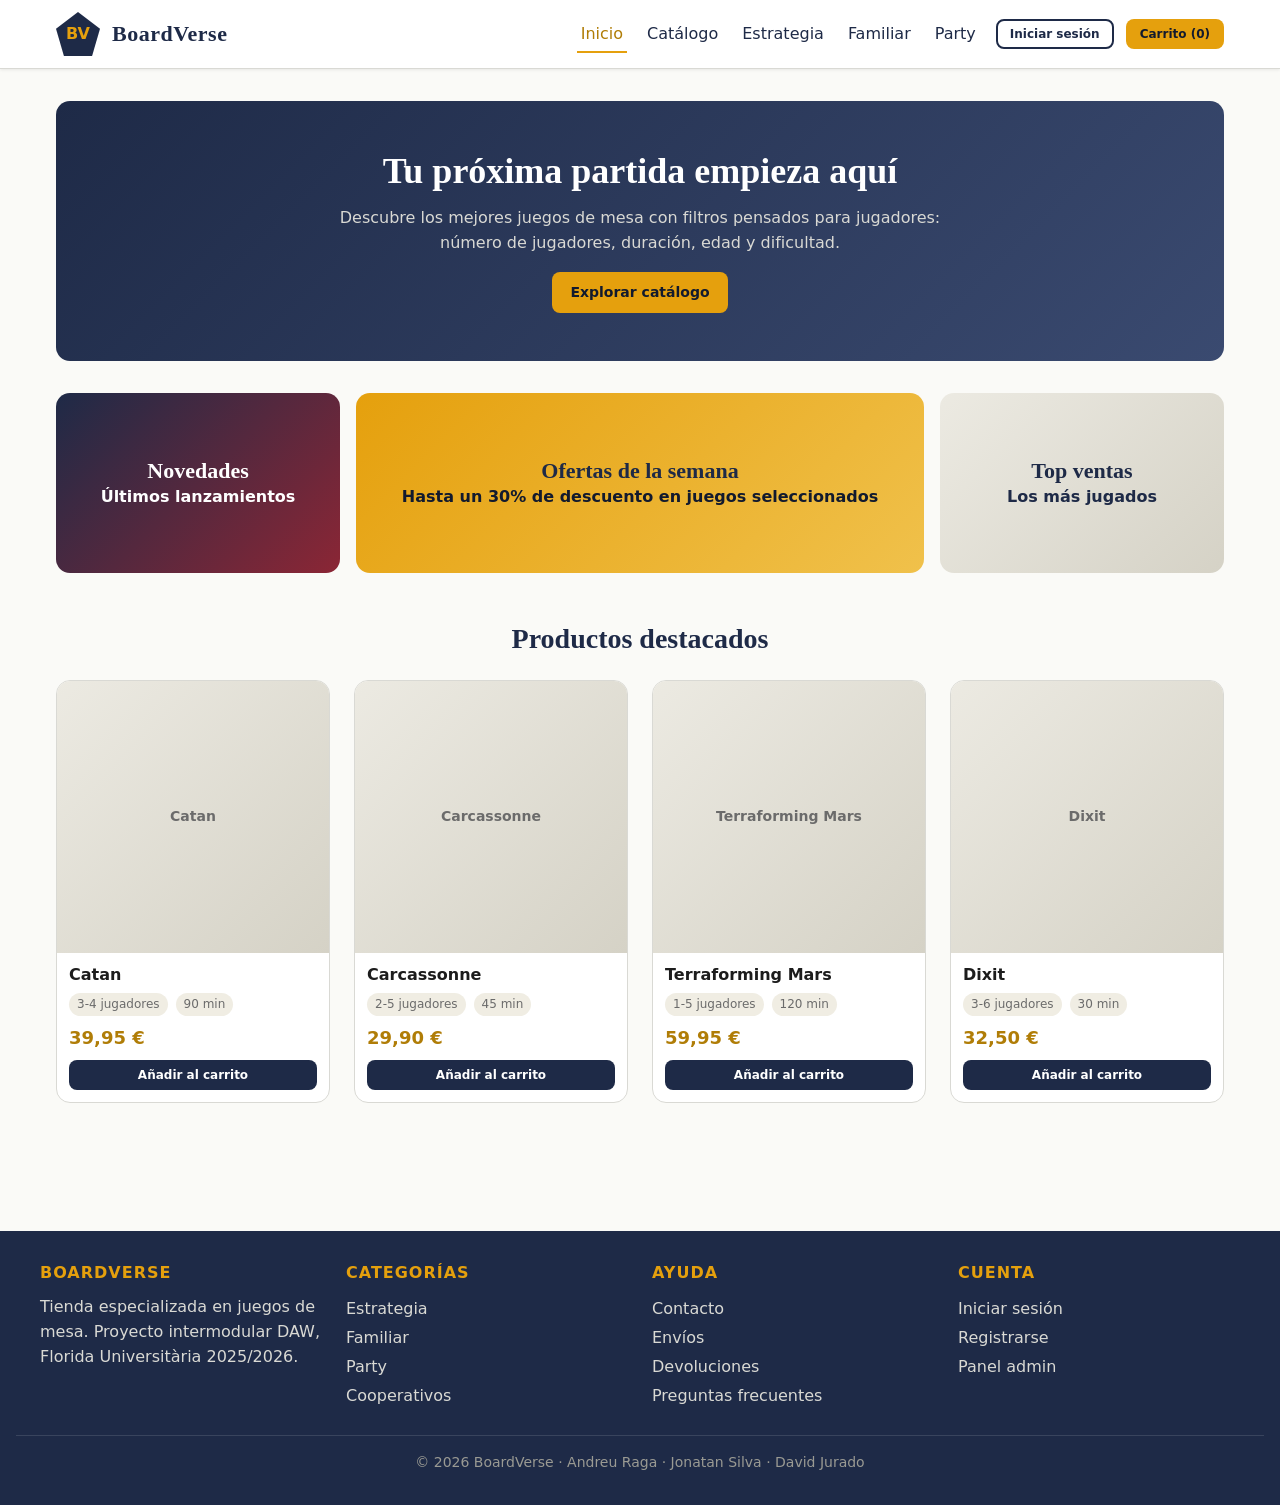
<file: index.html>
<!DOCTYPE html>
<html lang="es">
<head>
    <meta charset="UTF-8">
    <meta name="viewport" content="width=device-width, initial-scale=1.0">
    <title>BoardVerse — Tienda online de juegos de mesa</title>
    <meta name="description" content="BoardVerse, tu tienda especializada en juegos de mesa: estrategia, familiar, party y cooperativos.">
    <link rel="stylesheet" href="css/styles.css">
</head>
<body>

    <header class="cabecera">
        <div class="cabecera-cont">
            <a href="index.html" class="logo">
                <div class="logo-img">BV</div>
                <span class="logo-texto">BoardVerse</span>
            </a>

            <button class="menu-btn" aria-label="Abrir menú" id="btnMenu">
                <span></span>
            </button>

            <nav class="nav" id="navPrincipal">
                <ul class="menu">
                    <li><a href="index.html" class="activo">Inicio</a></li>
                    <li><a href="catalogo.html">Catálogo</a></li>
                    <li><a href="catalogo.html?cat=estrategia">Estrategia</a></li>
                    <li><a href="catalogo.html?cat=familiar">Familiar</a></li>
                    <li><a href="catalogo.html?cat=party">Party</a></li>
                </ul>
                <div class="acciones-cab">
                    <a href="login.html" class="btn btn-borde btn-peq">Iniciar sesión</a>
                    <a href="carrito.html" class="btn btn-amarillo btn-peq">Carrito (0)</a>
                </div>
            </nav>
        </div>
    </header>

    <main>
        <div class="container">

            <section class="hero">
                <h1>Tu próxima partida empieza aquí</h1>
                <p>Descubre los mejores juegos de mesa con filtros pensados para jugadores: número de jugadores, duración, edad y dificultad.</p>
                <a href="catalogo.html" class="btn btn-amarillo">Explorar catálogo</a>
            </section>

            <section class="seccion">
                <div class="banners">
                    <div class="banner banner-azul">
                        <h3 style="color:#fff;">Novedades</h3>
                        <p>Últimos lanzamientos</p>
                    </div>
                    <div class="banner banner-amarillo">
                        <h3>Ofertas de la semana</h3>
                        <p>Hasta un 30% de descuento en juegos seleccionados</p>
                    </div>
                    <div class="banner">
                        <h3>Top ventas</h3>
                        <p>Los más jugados</p>
                    </div>
                </div>
            </section>

            <section class="seccion">
                <h2 class="titulo-seccion">Productos destacados</h2>
                <div class="productos">

                    <article class="producto">
                        <a href="producto.html?id=1" class="producto-img">Catan</a>
                        <div class="producto-info">
                            <h3 class="producto-nombre">Catan</h3>
                            <div class="tags">
                                <span class="tag">3-4 jugadores</span>
                                <span class="tag">90 min</span>
                            </div>
                            <span class="producto-precio">39,95 €</span>
                            <button class="btn btn-azul btn-peq">Añadir al carrito</button>
                        </div>
                    </article>

                    <article class="producto">
                        <a href="producto.html?id=2" class="producto-img">Carcassonne</a>
                        <div class="producto-info">
                            <h3 class="producto-nombre">Carcassonne</h3>
                            <div class="tags">
                                <span class="tag">2-5 jugadores</span>
                                <span class="tag">45 min</span>
                            </div>
                            <span class="producto-precio">29,90 €</span>
                            <button class="btn btn-azul btn-peq">Añadir al carrito</button>
                        </div>
                    </article>

                    <article class="producto">
                        <a href="producto.html?id=3" class="producto-img">Terraforming Mars</a>
                        <div class="producto-info">
                            <h3 class="producto-nombre">Terraforming Mars</h3>
                            <div class="tags">
                                <span class="tag">1-5 jugadores</span>
                                <span class="tag">120 min</span>
                            </div>
                            <span class="producto-precio">59,95 €</span>
                            <button class="btn btn-azul btn-peq">Añadir al carrito</button>
                        </div>
                    </article>

                    <article class="producto">
                        <a href="producto.html?id=4" class="producto-img">Dixit</a>
                        <div class="producto-info">
                            <h3 class="producto-nombre">Dixit</h3>
                            <div class="tags">
                                <span class="tag">3-6 jugadores</span>
                                <span class="tag">30 min</span>
                            </div>
                            <span class="producto-precio">32,50 €</span>
                            <button class="btn btn-azul btn-peq">Añadir al carrito</button>
                        </div>
                    </article>

                </div>
            </section>

        </div>
    </main>

    <footer class="pie">
        <div class="pie-cont">
            <div>
                <h4>BoardVerse</h4>
                <p>Tienda especializada en juegos de mesa. Proyecto intermodular DAW, Florida Universitària 2025/2026.</p>
            </div>
            <div>
                <h4>Categorías</h4>
                <a href="catalogo.html?cat=estrategia">Estrategia</a>
                <a href="catalogo.html?cat=familiar">Familiar</a>
                <a href="catalogo.html?cat=party">Party</a>
                <a href="catalogo.html?cat=cooperativo">Cooperativos</a>
            </div>
            <div>
                <h4>Ayuda</h4>
                <a href="#">Contacto</a>
                <a href="#">Envíos</a>
                <a href="#">Devoluciones</a>
                <a href="#">Preguntas frecuentes</a>
            </div>
            <div>
                <h4>Cuenta</h4>
                <a href="login.html">Iniciar sesión</a>
                <a href="login.html#registro">Registrarse</a>
                <a href="admin.html">Panel admin</a>
            </div>
        </div>
        <div class="pie-bottom">
            &copy; 2026 BoardVerse · Andreu Raga · Jonatan Silva · David Jurado
        </div>
    </footer>

    <script src="js/app.js"></script>
</body>
</html>
</file>
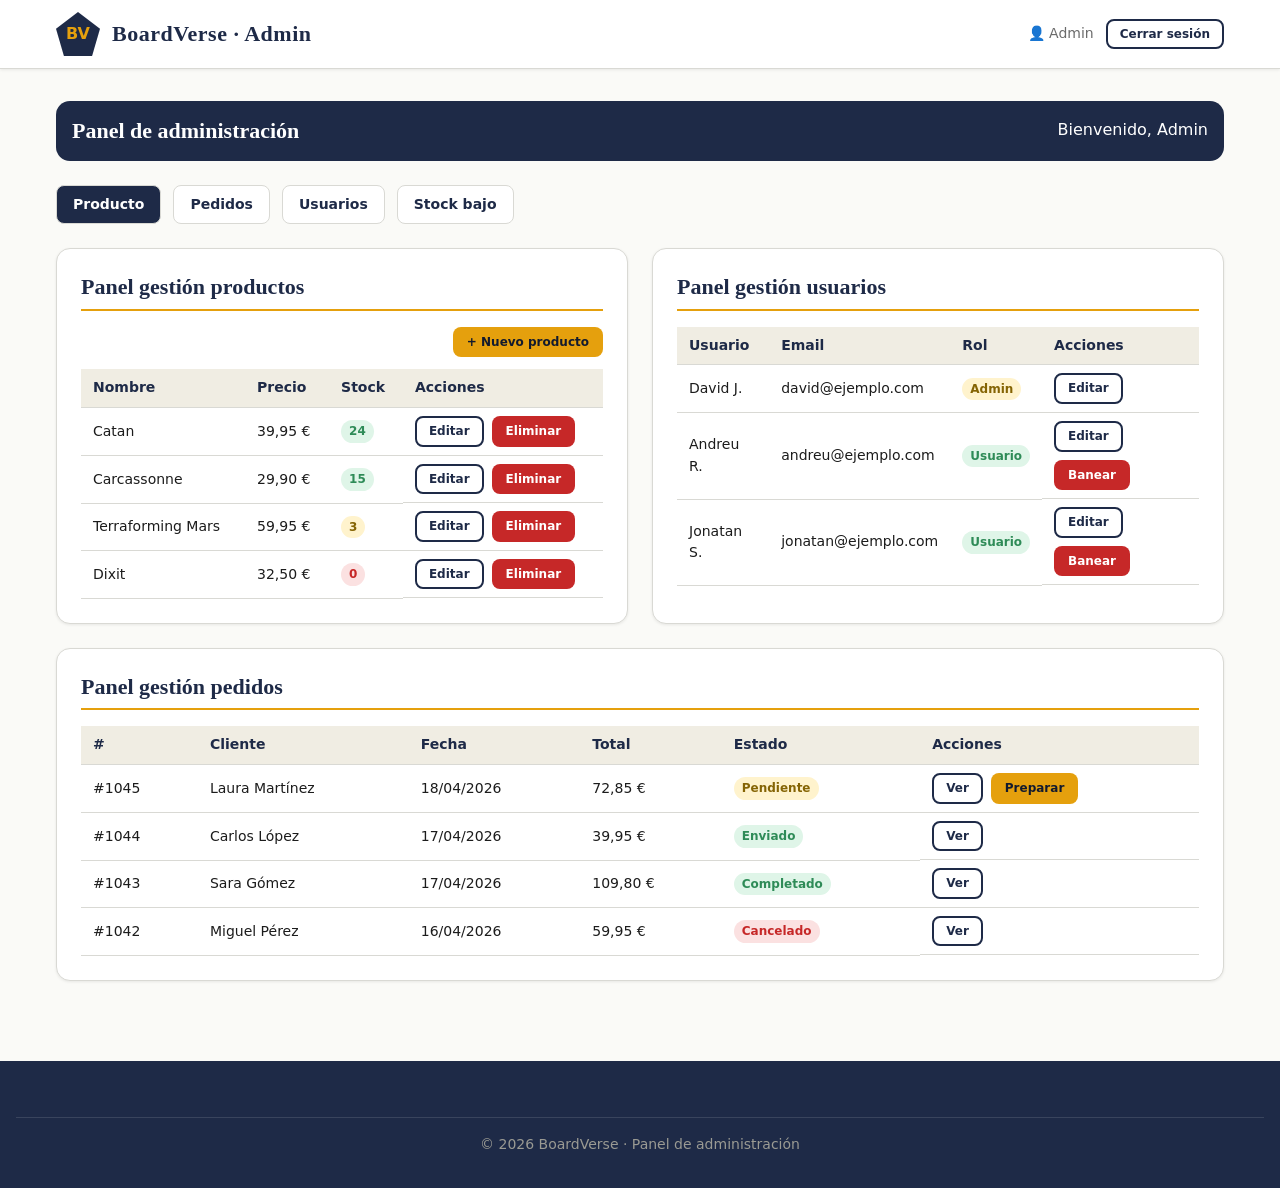
<file: admin.html>
<!DOCTYPE html>
<html lang="es">
<head>
    <meta charset="UTF-8">
    <meta name="viewport" content="width=device-width, initial-scale=1.0">
    <title>Panel de administración — BoardVerse</title>
    <link rel="stylesheet" href="css/styles.css">
</head>
<body>

    <header class="cabecera">
        <div class="cabecera-cont">
            <a href="index.html" class="logo">
                <div class="logo-img">BV</div>
                <span class="logo-texto">BoardVerse · Admin</span>
            </a>
            <nav class="nav">
                <div class="acciones-cab">
                    <span style="font-size:.875rem; color:var(--gris);">👤 Admin</span>
                    <a href="login.html" class="btn btn-borde btn-peq">Cerrar sesión</a>
                </div>
            </nav>
        </div>
    </header>

    <main>
        <div class="container">

            <div class="admin-top">
                <h1>Panel de administración</h1>
                <span>Bienvenido, Admin</span>
            </div>

            <nav class="filtros-admin">
                <button class="btn activo" data-filtro="productos">Producto</button>
                <button class="btn" data-filtro="pedidos">Pedidos</button>
                <button class="btn" data-filtro="usuarios">Usuarios</button>
                <button class="btn" data-filtro="stock">Stock bajo</button>
            </nav>

            <div class="admin-zona">

                <section class="panel">
                    <h2>Panel gestión productos</h2>

                    <div style="display:flex; justify-content:flex-end; margin-bottom:.75rem;">
                        <button class="btn btn-amarillo btn-peq">+ Nuevo producto</button>
                    </div>

                    <table class="tabla">
                        <thead>
                            <tr>
                                <th>Nombre</th>
                                <th>Precio</th>
                                <th>Stock</th>
                                <th>Acciones</th>
                            </tr>
                        </thead>
                        <tbody>
                            <tr>
                                <td>Catan</td>
                                <td>39,95 €</td>
                                <td><span class="badge badge-verde">24</span></td>
                                <td class="acciones">
                                    <button class="btn btn-borde btn-peq">Editar</button>
                                    <button class="btn btn-rojo btn-peq">Eliminar</button>
                                </td>
                            </tr>
                            <tr>
                                <td>Carcassonne</td>
                                <td>29,90 €</td>
                                <td><span class="badge badge-verde">15</span></td>
                                <td class="acciones">
                                    <button class="btn btn-borde btn-peq">Editar</button>
                                    <button class="btn btn-rojo btn-peq">Eliminar</button>
                                </td>
                            </tr>
                            <tr>
                                <td>Terraforming Mars</td>
                                <td>59,95 €</td>
                                <td><span class="badge badge-amarillo">3</span></td>
                                <td class="acciones">
                                    <button class="btn btn-borde btn-peq">Editar</button>
                                    <button class="btn btn-rojo btn-peq">Eliminar</button>
                                </td>
                            </tr>
                            <tr>
                                <td>Dixit</td>
                                <td>32,50 €</td>
                                <td><span class="badge badge-rojo">0</span></td>
                                <td class="acciones">
                                    <button class="btn btn-borde btn-peq">Editar</button>
                                    <button class="btn btn-rojo btn-peq">Eliminar</button>
                                </td>
                            </tr>
                        </tbody>
                    </table>
                </section>

                <section class="panel">
                    <h2>Panel gestión usuarios</h2>

                    <table class="tabla">
                        <thead>
                            <tr>
                                <th>Usuario</th>
                                <th>Email</th>
                                <th>Rol</th>
                                <th>Acciones</th>
                            </tr>
                        </thead>
                        <tbody>
                            <tr>
                                <td>David J.</td>
                                <td>david@ejemplo.com</td>
                                <td><span class="badge badge-amarillo">Admin</span></td>
                                <td class="acciones">
                                    <button class="btn btn-borde btn-peq">Editar</button>
                                </td>
                            </tr>
                            <tr>
                                <td>Andreu R.</td>
                                <td>andreu@ejemplo.com</td>
                                <td><span class="badge badge-verde">Usuario</span></td>
                                <td class="acciones">
                                    <button class="btn btn-borde btn-peq">Editar</button>
                                    <button class="btn btn-rojo btn-peq">Banear</button>
                                </td>
                            </tr>
                            <tr>
                                <td>Jonatan S.</td>
                                <td>jonatan@ejemplo.com</td>
                                <td><span class="badge badge-verde">Usuario</span></td>
                                <td class="acciones">
                                    <button class="btn btn-borde btn-peq">Editar</button>
                                    <button class="btn btn-rojo btn-peq">Banear</button>
                                </td>
                            </tr>
                        </tbody>
                    </table>
                </section>

                <section class="panel panel-full">
                    <h2>Panel gestión pedidos</h2>

                    <table class="tabla">
                        <thead>
                            <tr>
                                <th>#</th>
                                <th>Cliente</th>
                                <th>Fecha</th>
                                <th>Total</th>
                                <th>Estado</th>
                                <th>Acciones</th>
                            </tr>
                        </thead>
                        <tbody>
                            <tr>
                                <td>#1045</td>
                                <td>Laura Martínez</td>
                                <td>18/04/2026</td>
                                <td>72,85 €</td>
                                <td><span class="badge badge-amarillo">Pendiente</span></td>
                                <td class="acciones">
                                    <button class="btn btn-borde btn-peq">Ver</button>
                                    <button class="btn btn-amarillo btn-peq">Preparar</button>
                                </td>
                            </tr>
                            <tr>
                                <td>#1044</td>
                                <td>Carlos López</td>
                                <td>17/04/2026</td>
                                <td>39,95 €</td>
                                <td><span class="badge badge-verde">Enviado</span></td>
                                <td class="acciones">
                                    <button class="btn btn-borde btn-peq">Ver</button>
                                </td>
                            </tr>
                            <tr>
                                <td>#1043</td>
                                <td>Sara Gómez</td>
                                <td>17/04/2026</td>
                                <td>109,80 €</td>
                                <td><span class="badge badge-verde">Completado</span></td>
                                <td class="acciones">
                                    <button class="btn btn-borde btn-peq">Ver</button>
                                </td>
                            </tr>
                            <tr>
                                <td>#1042</td>
                                <td>Miguel Pérez</td>
                                <td>16/04/2026</td>
                                <td>59,95 €</td>
                                <td><span class="badge badge-rojo">Cancelado</span></td>
                                <td class="acciones">
                                    <button class="btn btn-borde btn-peq">Ver</button>
                                </td>
                            </tr>
                        </tbody>
                    </table>
                </section>

            </div>
        </div>
    </main>

    <footer class="pie">
        <div class="pie-bottom">
            &copy; 2026 BoardVerse · Panel de administración
        </div>
    </footer>

    <script src="js/app.js"></script>
</body>
</html>
</file>
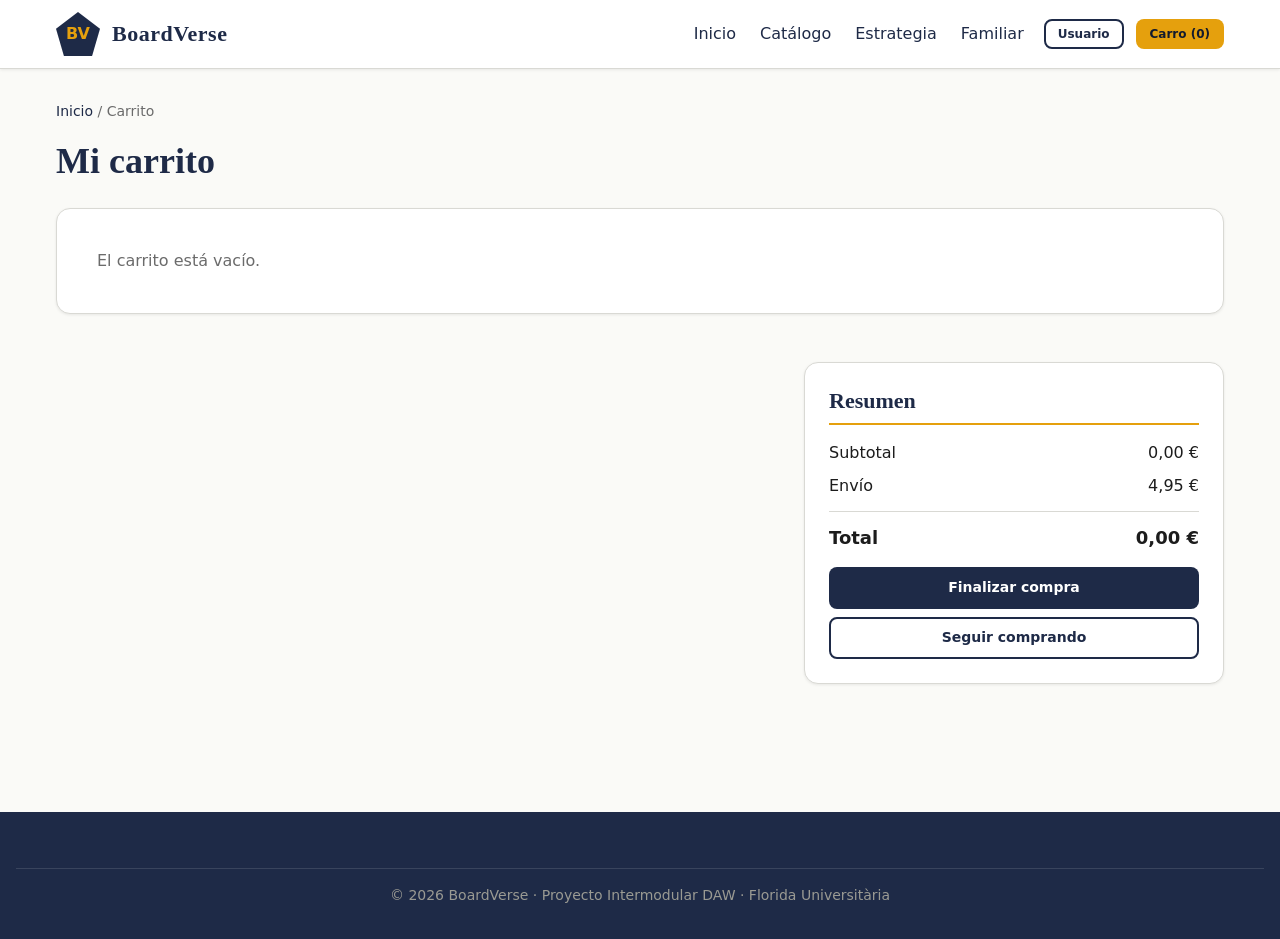
<file: carrito.html>
<!DOCTYPE html>
<html lang="es">
<head>
    <meta charset="UTF-8">
    <meta name="viewport" content="width=device-width, initial-scale=1.0">
    <title>Carrito — BoardVerse</title>
    <link rel="stylesheet" href="css/styles.css">
</head>
<body>

    <header class="cabecera">
        <div class="cabecera-cont">
            <a href="index.html" class="logo">
                <div class="logo-img">BV</div>
                <span class="logo-texto">BoardVerse</span>
            </a>

            <button class="menu-btn" aria-label="Abrir menú" id="btnMenu">
                <span></span>
            </button>

            <nav class="nav" id="navPrincipal">
                <ul class="menu">
                    <li><a href="index.html">Inicio</a></li>
                    <li><a href="catalogo.html">Catálogo</a></li>
                    <li><a href="catalogo.html?cat=estrategia">Estrategia</a></li>
                    <li><a href="catalogo.html?cat=familiar">Familiar</a></li>
                </ul>
                <div class="acciones-cab">
                    <a href="login.html" class="btn btn-borde btn-peq">Usuario</a>
                    <a href="carrito.html" class="btn btn-amarillo btn-peq">Carro (0)</a>
                </div>
            </nav>
        </div>
    </header>

    <main>
        <div class="container">

            <nav class="mb-1" style="font-size:.875rem; color:var(--gris);">
                <a href="index.html">Inicio</a> /
                <span>Carrito</span>
            </nav>

            <h1 style="margin-bottom:1.5rem;">Mi carrito</h1>

            <section class="seccion">
                <div class="panel">
                    <table class="tabla" id="tablaCarrito">
                        <thead>
                            <tr>
                                <th>Producto</th>
                                <th>Precio</th>
                                <th>Cantidad</th>
                                <th>Subtotal</th>
                                <th></th>
                            </tr>
                        </thead>
                        <tbody>
                        </tbody>
                    </table>
                    <p id="carritoVacio" style="padding:1rem; color:var(--gris);">El carrito está vacío.</p>
                </div>
            </section>

            <section class="seccion">
                <div class="panel" style="max-width:420px; margin-left:auto;">
                    <h2>Resumen</h2>
                    <div style="display:flex; justify-content:space-between; margin:.5rem 0;">
                        <span>Subtotal</span>
                        <span id="resumenSubtotal">0,00 €</span>
                    </div>
                    <div style="display:flex; justify-content:space-between; margin:.5rem 0;">
                        <span>Envío</span>
                        <span>4,95 €</span>
                    </div>
                    <hr style="border:none; border-top:1px solid var(--borde); margin:.75rem 0;">
                    <div style="display:flex; justify-content:space-between; font-weight:700; font-size:1.125rem;">
                        <span>Total</span>
                        <span id="resumenTotal">0,00 €</span>
                    </div>
                    <button class="btn btn-azul btn-full" style="margin-top:1rem;">Finalizar compra</button>
                    <a href="catalogo.html" class="btn btn-borde btn-full" style="margin-top:.5rem;">Seguir comprando</a>
                </div>
            </section>

        </div>
    </main>

    <footer class="pie">
        <div class="pie-bottom">
            &copy; 2026 BoardVerse · Proyecto Intermodular DAW · Florida Universitària
        </div>
    </footer>

    <script src="js/app.js"></script>
</body>
</html>
</file>
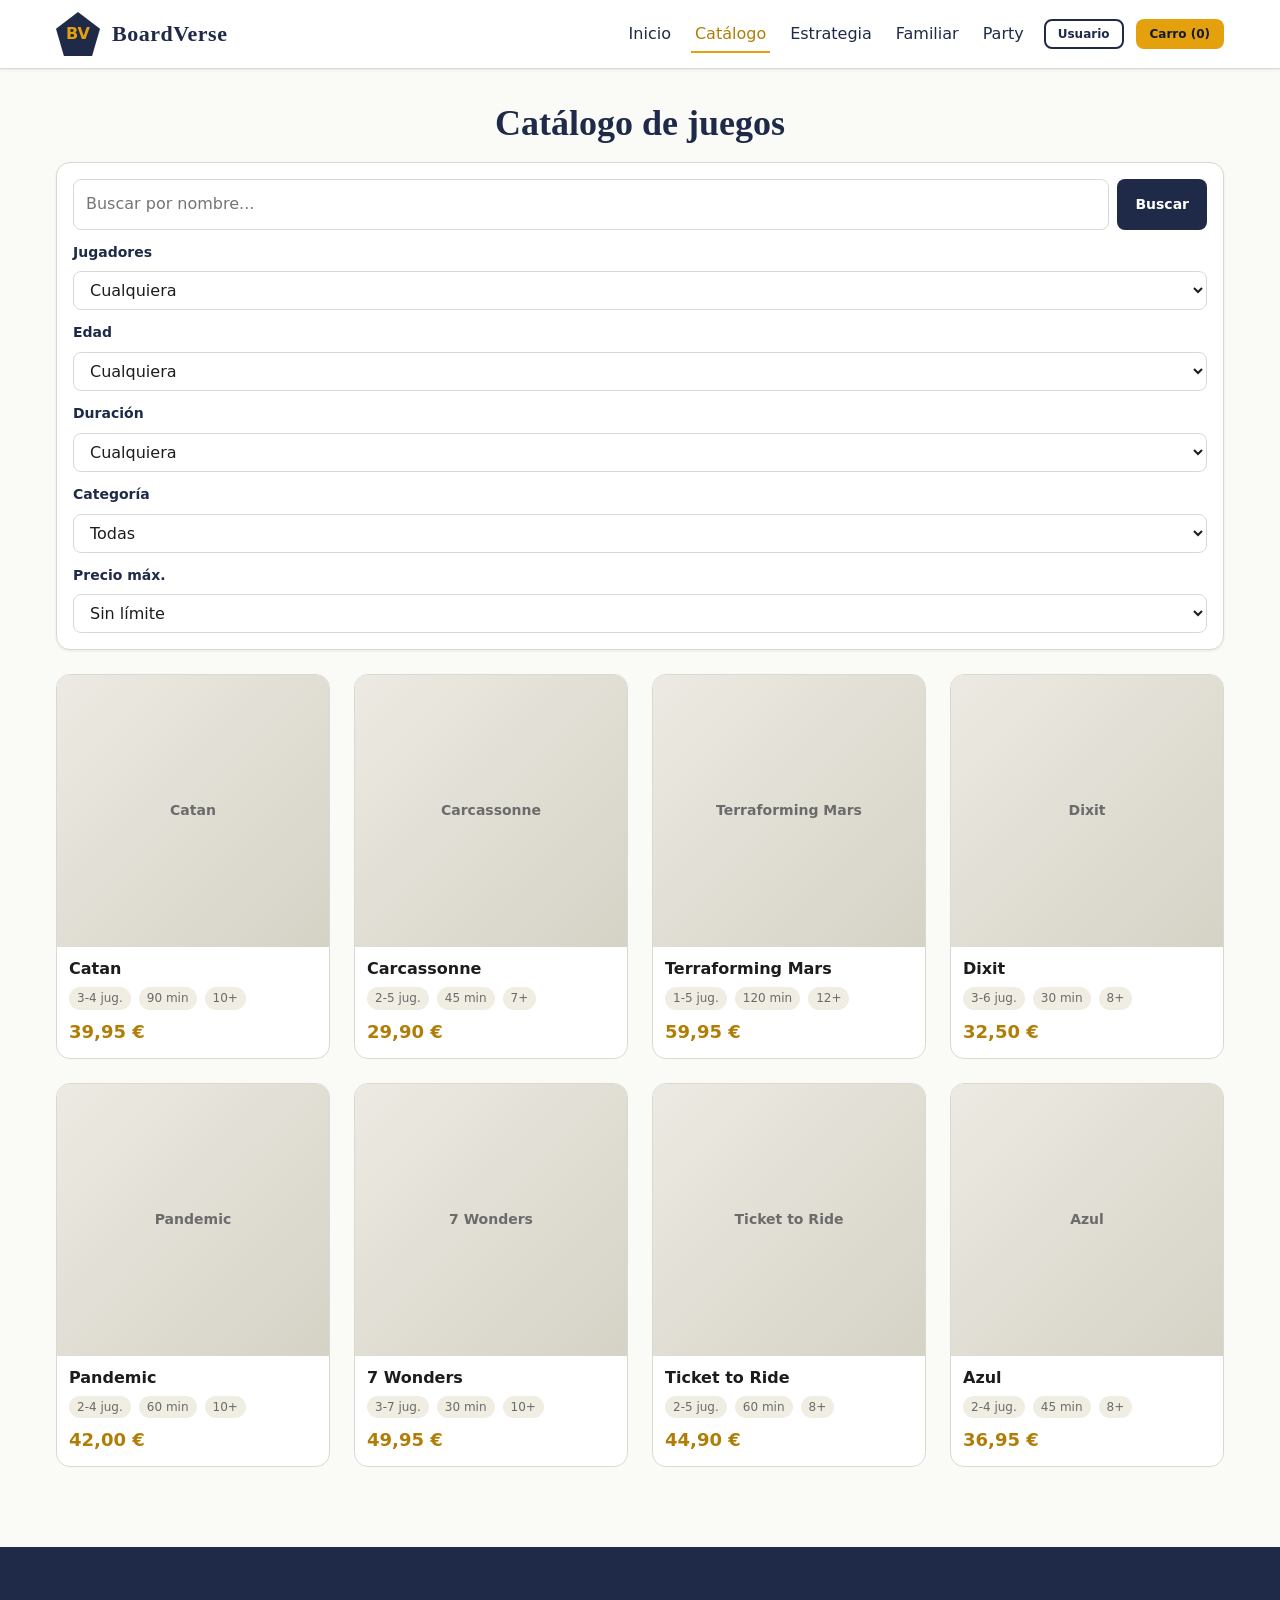
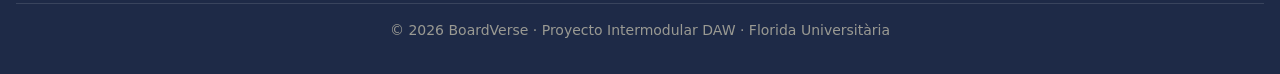
<file: catalogo.html>
<!DOCTYPE html>
<html lang="es">
<head>
    <meta charset="UTF-8">
    <meta name="viewport" content="width=device-width, initial-scale=1.0">
    <title>Catálogo — BoardVerse</title>
    <link rel="stylesheet" href="css/styles.css">
</head>
<body>

    <header class="cabecera">
        <div class="cabecera-cont">
            <a href="index.html" class="logo">
                <div class="logo-img">BV</div>
                <span class="logo-texto">BoardVerse</span>
            </a>

            <button class="menu-btn" aria-label="Abrir menú" id="btnMenu">
                <span></span>
            </button>

            <nav class="nav" id="navPrincipal">
                <ul class="menu">
                    <li><a href="index.html">Inicio</a></li>
                    <li><a href="catalogo.html" class="activo">Catálogo</a></li>
                    <li><a href="catalogo.html?cat=estrategia">Estrategia</a></li>
                    <li><a href="catalogo.html?cat=familiar">Familiar</a></li>
                    <li><a href="catalogo.html?cat=party">Party</a></li>
                </ul>
                <div class="acciones-cab">
                    <a href="login.html" class="btn btn-borde btn-peq">Usuario</a>
                    <a href="carrito.html" class="btn btn-amarillo btn-peq">Carro (0)</a>
                </div>
            </nav>
        </div>
    </header>

    <main>
        <div class="container">

            <div class="catalogo-top">
                <h1>Catálogo de juegos</h1>

                <form class="filtros" id="formFiltros">
                    <div class="busqueda">
                        <input type="search" name="q" placeholder="Buscar por nombre...">
                        <button type="submit" class="btn btn-azul">Buscar</button>
                    </div>

                    <label class="campo">
                        <span class="etiqueta">Jugadores</span>
                        <select name="jugadores">
                            <option value="">Cualquiera</option>
                            <option value="1-2">1-2</option>
                            <option value="3-4">3-4</option>
                            <option value="5+">5 o más</option>
                        </select>
                    </label>

                    <label class="campo">
                        <span class="etiqueta">Edad</span>
                        <select name="edad">
                            <option value="">Cualquiera</option>
                            <option value="6">6+</option>
                            <option value="8">8+</option>
                            <option value="12">12+</option>
                            <option value="16">16+</option>
                        </select>
                    </label>

                    <label class="campo">
                        <span class="etiqueta">Duración</span>
                        <select name="duracion">
                            <option value="">Cualquiera</option>
                            <option value="30">≤ 30 min</option>
                            <option value="60">30–60 min</option>
                            <option value="120">60–120 min</option>
                            <option value="120+">> 120 min</option>
                        </select>
                    </label>

                    <label class="campo">
                        <span class="etiqueta">Categoría</span>
                        <select name="categoria">
                            <option value="">Todas</option>
                            <option value="estrategia">Estrategia</option>
                            <option value="familiar">Familiar</option>
                            <option value="party">Party</option>
                            <option value="cooperativo">Cooperativo</option>
                        </select>
                    </label>

                    <label class="campo">
                        <span class="etiqueta">Precio máx.</span>
                        <select name="precio">
                            <option value="">Sin límite</option>
                            <option value="20">Hasta 20 €</option>
                            <option value="40">Hasta 40 €</option>
                            <option value="60">Hasta 60 €</option>
                            <option value="100">Hasta 100 €</option>
                        </select>
                    </label>
                </form>
            </div>

            <section class="productos" id="gridProductos">

                <article class="producto">
                    <a href="producto.html?id=1" class="producto-img">Catan</a>
                    <div class="producto-info">
                        <h3 class="producto-nombre">Catan</h3>
                        <div class="tags">
                            <span class="tag">3-4 jug.</span>
                            <span class="tag">90 min</span>
                            <span class="tag">10+</span>
                        </div>
                        <span class="producto-precio">39,95 €</span>
                    </div>
                </article>

                <article class="producto">
                    <a href="producto.html?id=2" class="producto-img">Carcassonne</a>
                    <div class="producto-info">
                        <h3 class="producto-nombre">Carcassonne</h3>
                        <div class="tags">
                            <span class="tag">2-5 jug.</span>
                            <span class="tag">45 min</span>
                            <span class="tag">7+</span>
                        </div>
                        <span class="producto-precio">29,90 €</span>
                    </div>
                </article>

                <article class="producto">
                    <a href="producto.html?id=3" class="producto-img">Terraforming Mars</a>
                    <div class="producto-info">
                        <h3 class="producto-nombre">Terraforming Mars</h3>
                        <div class="tags">
                            <span class="tag">1-5 jug.</span>
                            <span class="tag">120 min</span>
                            <span class="tag">12+</span>
                        </div>
                        <span class="producto-precio">59,95 €</span>
                    </div>
                </article>

                <article class="producto">
                    <a href="producto.html?id=4" class="producto-img">Dixit</a>
                    <div class="producto-info">
                        <h3 class="producto-nombre">Dixit</h3>
                        <div class="tags">
                            <span class="tag">3-6 jug.</span>
                            <span class="tag">30 min</span>
                            <span class="tag">8+</span>
                        </div>
                        <span class="producto-precio">32,50 €</span>
                    </div>
                </article>

                <article class="producto">
                    <a href="producto.html?id=5" class="producto-img">Pandemic</a>
                    <div class="producto-info">
                        <h3 class="producto-nombre">Pandemic</h3>
                        <div class="tags">
                            <span class="tag">2-4 jug.</span>
                            <span class="tag">60 min</span>
                            <span class="tag">10+</span>
                        </div>
                        <span class="producto-precio">42,00 €</span>
                    </div>
                </article>

                <article class="producto">
                    <a href="producto.html?id=6" class="producto-img">7 Wonders</a>
                    <div class="producto-info">
                        <h3 class="producto-nombre">7 Wonders</h3>
                        <div class="tags">
                            <span class="tag">3-7 jug.</span>
                            <span class="tag">30 min</span>
                            <span class="tag">10+</span>
                        </div>
                        <span class="producto-precio">49,95 €</span>
                    </div>
                </article>

                <article class="producto">
                    <a href="producto.html?id=7" class="producto-img">Ticket to Ride</a>
                    <div class="producto-info">
                        <h3 class="producto-nombre">Ticket to Ride</h3>
                        <div class="tags">
                            <span class="tag">2-5 jug.</span>
                            <span class="tag">60 min</span>
                            <span class="tag">8+</span>
                        </div>
                        <span class="producto-precio">44,90 €</span>
                    </div>
                </article>

                <article class="producto">
                    <a href="producto.html?id=8" class="producto-img">Azul</a>
                    <div class="producto-info">
                        <h3 class="producto-nombre">Azul</h3>
                        <div class="tags">
                            <span class="tag">2-4 jug.</span>
                            <span class="tag">45 min</span>
                            <span class="tag">8+</span>
                        </div>
                        <span class="producto-precio">36,95 €</span>
                    </div>
                </article>

            </section>

        </div>
    </main>

    <footer class="pie">
        <div class="pie-bottom">
            &copy; 2026 BoardVerse · Proyecto Intermodular DAW · Florida Universitària
        </div>
    </footer>

    <script src="js/app.js"></script>
</body>
</html>
</file>
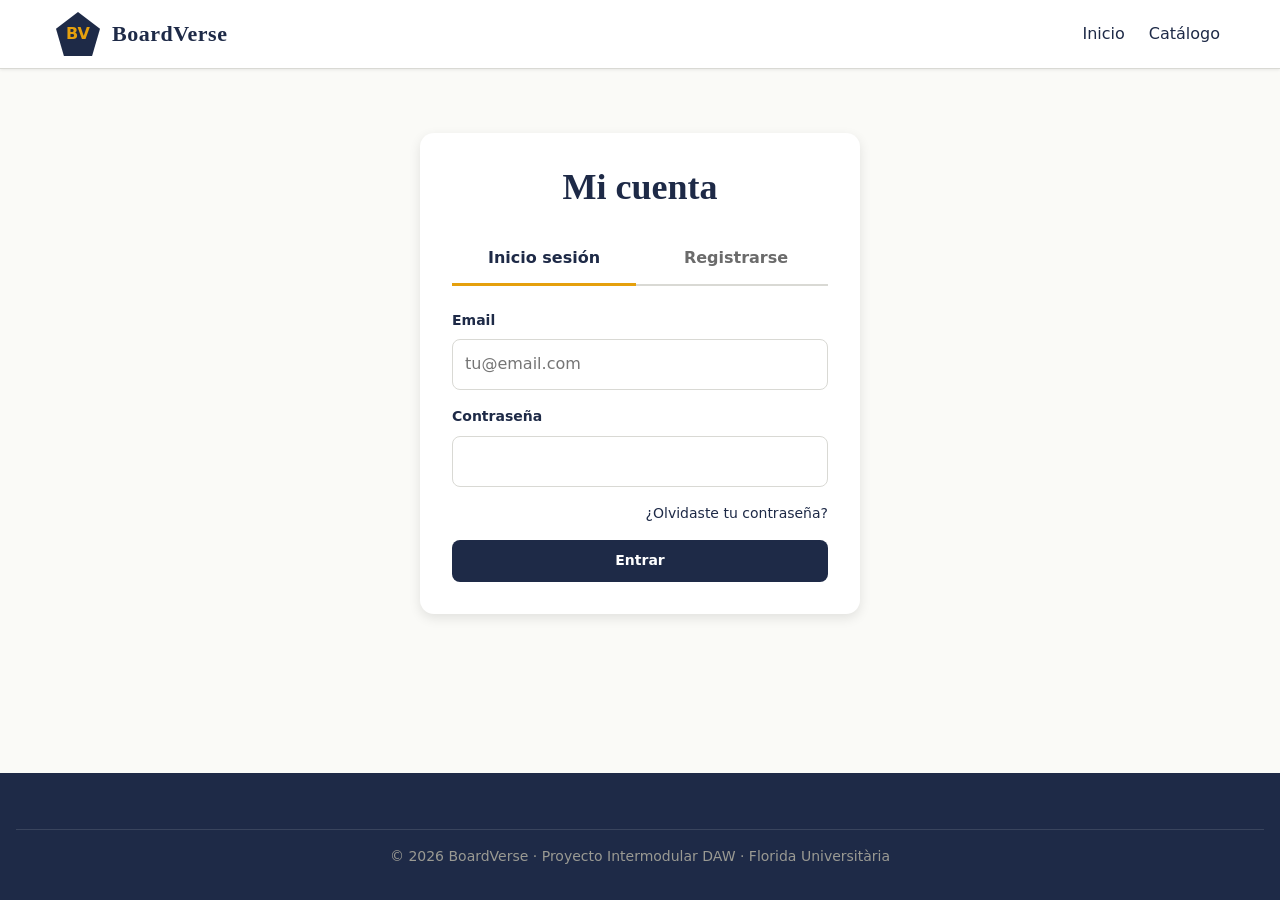
<file: login.html>
<!DOCTYPE html>
<html lang="es">
<head>
    <meta charset="UTF-8">
    <meta name="viewport" content="width=device-width, initial-scale=1.0">
    <title>Acceder — BoardVerse</title>
    <link rel="stylesheet" href="css/styles.css">
</head>
<body>

    <header class="cabecera">
        <div class="cabecera-cont">
            <a href="index.html" class="logo">
                <div class="logo-img">BV</div>
                <span class="logo-texto">BoardVerse</span>
            </a>
            <nav class="nav">
                <ul class="menu">
                    <li><a href="index.html">Inicio</a></li>
                    <li><a href="catalogo.html">Catálogo</a></li>
                </ul>
            </nav>
        </div>
    </header>

    <main>
        <div class="container">
            <div class="login-box">
                <h1>Mi cuenta</h1>

                <div class="tabs">
                    <button type="button" class="activo" data-tab="login">Inicio sesión</button>
                    <button type="button" data-tab="registro">Registrarse</button>
                </div>

                <form class="form" id="formLogin" data-panel="login">
                    <div class="campo">
                        <label for="login-email">Email</label>
                        <input class="input" type="email" id="login-email" name="email" required placeholder="tu@email.com">
                    </div>

                    <div class="campo">
                        <label for="login-pass">Contraseña</label>
                        <input class="input" type="password" id="login-pass" name="password" required minlength="6">
                    </div>

                    <a href="#" style="font-size:.875rem; align-self:flex-end;">¿Olvidaste tu contraseña?</a>

                    <button type="submit" class="btn btn-azul btn-full">Entrar</button>
                </form>

                <form class="form oculto" id="formRegistro" data-panel="registro">
                    <div class="campo">
                        <label for="reg-name">Nombre de usuario</label>
                        <input class="input" type="text" id="reg-name" name="username" required minlength="3">
                    </div>

                    <div class="campo">
                        <label for="reg-email">Email</label>
                        <input class="input" type="email" id="reg-email" name="email" required>
                    </div>

                    <div class="campo">
                        <label for="reg-pass">Contraseña</label>
                        <input class="input" type="password" id="reg-pass" name="password" required minlength="6">
                    </div>

                    <div class="campo">
                        <label for="reg-pass2">Repite la contraseña</label>
                        <input class="input" type="password" id="reg-pass2" name="password2" required minlength="6">
                    </div>

                    <label style="display:flex; align-items:center; gap:.5rem; font-size:.875rem;">
                        <input type="checkbox" required>
                        Acepto los términos y la política de privacidad
                    </label>

                    <button type="submit" class="btn btn-amarillo btn-full">Crear cuenta</button>
                </form>

            </div>
        </div>
    </main>

    <footer class="pie">
        <div class="pie-bottom">
            &copy; 2026 BoardVerse · Proyecto Intermodular DAW · Florida Universitària
        </div>
    </footer>

    <script src="js/app.js"></script>
</body>
</html>
</file>
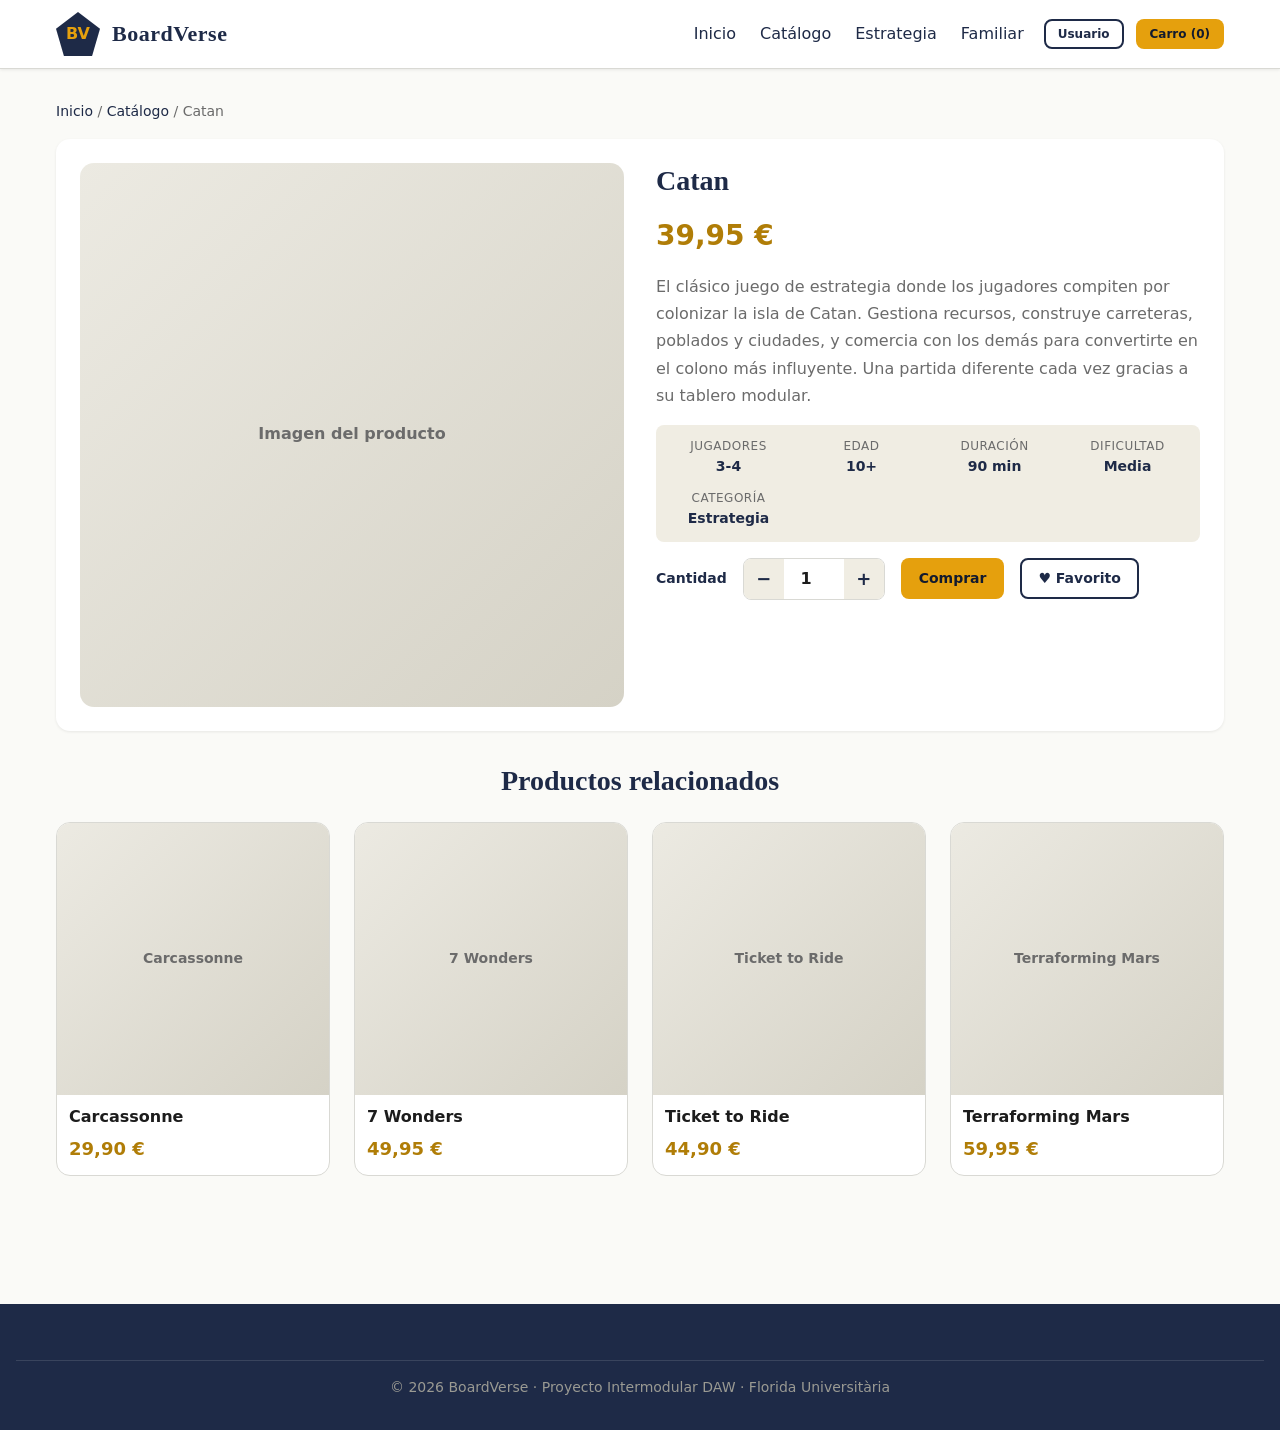
<file: producto.html>
<!DOCTYPE html>
<html lang="es">
<head>
    <meta charset="UTF-8">
    <meta name="viewport" content="width=device-width, initial-scale=1.0">
    <title>Catan — BoardVerse</title>
    <link rel="stylesheet" href="css/styles.css">
</head>
<body>

    <header class="cabecera">
        <div class="cabecera-cont">
            <a href="index.html" class="logo">
                <div class="logo-img">BV</div>
                <span class="logo-texto">BoardVerse</span>
            </a>

            <button class="menu-btn" aria-label="Abrir menú" id="btnMenu">
                <span></span>
            </button>

            <nav class="nav" id="navPrincipal">
                <ul class="menu">
                    <li><a href="index.html">Inicio</a></li>
                    <li><a href="catalogo.html">Catálogo</a></li>
                    <li><a href="catalogo.html?cat=estrategia">Estrategia</a></li>
                    <li><a href="catalogo.html?cat=familiar">Familiar</a></li>
                </ul>
                <div class="acciones-cab">
                    <a href="login.html" class="btn btn-borde btn-peq">Usuario</a>
                    <a href="carrito.html" class="btn btn-amarillo btn-peq">Carro (0)</a>
                </div>
            </nav>
        </div>
    </header>

    <main>
        <div class="container">

            <nav class="mb-1" style="font-size:.875rem; color:var(--gris);">
                <a href="index.html">Inicio</a> /
                <a href="catalogo.html">Catálogo</a> /
                <span>Catan</span>
            </nav>

            <section class="ficha">
                <div class="ficha-img">
                    <span>Imagen del producto</span>
                </div>

                <div class="ficha-info">
                    <h1 class="ficha-nombre">Catan</h1>
                    <span class="ficha-precio">39,95 €</span>

                    <p class="ficha-desc">
                        El clásico juego de estrategia donde los jugadores compiten por colonizar
                        la isla de Catan. Gestiona recursos, construye carreteras, poblados y
                        ciudades, y comercia con los demás para convertirte en el colono más
                        influyente. Una partida diferente cada vez gracias a su tablero modular.
                    </p>

                    <div class="specs">
                        <div class="spec">
                            <span class="spec-label">Jugadores</span>
                            <span class="spec-valor">3-4</span>
                        </div>
                        <div class="spec">
                            <span class="spec-label">Edad</span>
                            <span class="spec-valor">10+</span>
                        </div>
                        <div class="spec">
                            <span class="spec-label">Duración</span>
                            <span class="spec-valor">90 min</span>
                        </div>
                        <div class="spec">
                            <span class="spec-label">Dificultad</span>
                            <span class="spec-valor">Media</span>
                        </div>
                        <div class="spec">
                            <span class="spec-label">Categoría</span>
                            <span class="spec-valor">Estrategia</span>
                        </div>
                    </div>

                    <form class="cantidad-fila" id="formComprar">
                        <label class="etiqueta" for="cant">Cantidad</label>
                        <div class="cantidad">
                            <button type="button" data-qty="-1">−</button>
                            <input type="number" id="cant" name="cant" value="1" min="1" max="99">
                            <button type="button" data-qty="+1">+</button>
                        </div>
                        <button type="submit" class="btn btn-amarillo">Comprar</button>
                        <button type="button" class="btn btn-borde">♥ Favorito</button>
                    </form>

                </div>
            </section>

            <section class="seccion">
                <h2 class="titulo-seccion">Productos relacionados</h2>
                <div class="productos">

                    <article class="producto">
                        <a href="producto.html?id=2" class="producto-img">Carcassonne</a>
                        <div class="producto-info">
                            <h3 class="producto-nombre">Carcassonne</h3>
                            <span class="producto-precio">29,90 €</span>
                        </div>
                    </article>

                    <article class="producto">
                        <a href="producto.html?id=6" class="producto-img">7 Wonders</a>
                        <div class="producto-info">
                            <h3 class="producto-nombre">7 Wonders</h3>
                            <span class="producto-precio">49,95 €</span>
                        </div>
                    </article>

                    <article class="producto">
                        <a href="producto.html?id=7" class="producto-img">Ticket to Ride</a>
                        <div class="producto-info">
                            <h3 class="producto-nombre">Ticket to Ride</h3>
                            <span class="producto-precio">44,90 €</span>
                        </div>
                    </article>

                    <article class="producto">
                        <a href="producto.html?id=3" class="producto-img">Terraforming Mars</a>
                        <div class="producto-info">
                            <h3 class="producto-nombre">Terraforming Mars</h3>
                            <span class="producto-precio">59,95 €</span>
                        </div>
                    </article>

                </div>
            </section>

        </div>
    </main>

    <footer class="pie">
        <div class="pie-bottom">
            &copy; 2026 BoardVerse · Proyecto Intermodular DAW · Florida Universitària
        </div>
    </footer>

    <script src="js/app.js"></script>
</body>
</html>
</file>
<file: css/styles.css>
:root {
    --azul: #1e2a47;
    --azul-oscuro: #121a2e;
    --azul-claro: #3a4a70;
    --amarillo: #e5a00d;
    --amarillo-oscuro: #b07d07;
    --granate: #8b2635;
    --fondo: #fafaf7;
    --blanco: #ffffff;
    --borde: #d9d9d4;
    --texto: #1c1c1c;
    --gris: #6b6b6b;
    --verde: #2e8b57;
    --rojo: #c62828;

    --fuente: system-ui, -apple-system, "Segoe UI", Roboto, "Helvetica Neue", Arial, sans-serif;
    --fuente-titulos: Georgia, "Times New Roman", serif;
}

* {
    box-sizing: border-box;
    margin: 0;
    padding: 0;
}

html { scroll-behavior: smooth; }

body {
    font-family: var(--fuente);
    font-size: 16px;
    line-height: 1.55;
    color: var(--texto);
    background: var(--fondo);
    min-height: 100vh;
    display: flex;
    flex-direction: column;
}

img { max-width: 100%; height: auto; display: block; }

a { color: var(--azul); text-decoration: none; transition: color .2s; }
a:hover { color: var(--amarillo); }

button { font: inherit; cursor: pointer; border: none; background: none; }

input, select, textarea { font: inherit; color: inherit; }

h1, h2, h3, h4 {
    font-family: var(--fuente-titulos);
    line-height: 1.25;
    color: var(--azul);
}
h1 { font-size: 2.25rem; }
h2 { font-size: 1.75rem; }
h3 { font-size: 1.375rem; }

.container {
    width: 100%;
    max-width: 1200px;
    margin: 0 auto;
    padding: 0 1rem;
}

main {
    flex: 1;
    padding: 2rem 0;
}

.seccion { margin-bottom: 3rem; }

.titulo-seccion {
    text-align: center;
    margin-bottom: 1.5rem;
}

.cabecera {
    background: var(--blanco);
    border-bottom: 1px solid var(--borde);
    box-shadow: 0 1px 3px rgba(0,0,0,.08);
    position: sticky;
    top: 0;
    z-index: 100;
}

.cabecera-cont {
    display: flex;
    align-items: center;
    justify-content: space-between;
    gap: 1rem;
    padding: .75rem 1rem;
    max-width: 1200px;
    margin: 0 auto;
    flex-wrap: wrap;
}

.logo {
    display: flex;
    align-items: center;
    gap: .75rem;
}

.logo-img {
    width: 44px;
    height: 44px;
    background: var(--azul);
    color: var(--amarillo);
    display: grid;
    place-items: center;
    font-weight: 700;
    border-radius: 8px;
    clip-path: polygon(50% 0%, 100% 38%, 82% 100%, 18% 100%, 0% 38%);
}

.logo-texto {
    font-family: var(--fuente-titulos);
    font-size: 1.375rem;
    font-weight: 700;
    color: var(--azul);
    letter-spacing: .5px;
}

.nav {
    display: flex;
    align-items: center;
    gap: 1rem;
    flex-wrap: wrap;
}

.menu {
    display: flex;
    gap: 1rem;
    list-style: none;
    flex-wrap: wrap;
}

.menu a {
    color: var(--azul);
    font-weight: 500;
    padding: .5rem .25rem;
    border-bottom: 2px solid transparent;
}

.menu a:hover,
.menu a.activo {
    color: var(--amarillo-oscuro);
    border-bottom-color: var(--amarillo);
}

.acciones-cab {
    display: flex;
    align-items: center;
    gap: .75rem;
}

.menu-btn {
    display: none;
    width: 42px;
    height: 42px;
    border-radius: 4px;
    background: transparent;
    color: var(--azul);
}

.menu-btn span,
.menu-btn span::before,
.menu-btn span::after {
    display: block;
    width: 22px;
    height: 2px;
    background: currentColor;
    position: relative;
    margin: 0 auto;
}

.menu-btn span::before { content: ""; position: absolute; top: -7px; }
.menu-btn span::after  { content: ""; position: absolute; top: 7px; }

.btn {
    display: inline-flex;
    align-items: center;
    justify-content: center;
    gap: .5rem;
    padding: .5rem 1rem;
    border-radius: 8px;
    font-weight: 600;
    font-size: .875rem;
    border: 2px solid transparent;
    transition: background .2s, color .2s, border-color .2s, transform .2s;
    white-space: nowrap;
}

.btn:hover  { transform: translateY(-1px); }
.btn:active { transform: translateY(0); }

.btn-azul {
    background: var(--azul);
    color: #fff;
}
.btn-azul:hover { background: var(--azul-oscuro); color: #fff; }

.btn-amarillo {
    background: var(--amarillo);
    color: var(--azul-oscuro);
}
.btn-amarillo:hover { background: var(--amarillo-oscuro); color: #fff; }

.btn-borde {
    background: transparent;
    color: var(--azul);
    border-color: var(--azul);
}
.btn-borde:hover { background: var(--azul); color: #fff; }

.btn-rojo {
    background: var(--rojo);
    color: #fff;
}

.btn-peq  { font-size: .75rem; padding: .25rem .75rem; }
.btn-full { width: 100%; }

.form {
    display: flex;
    flex-direction: column;
    gap: 1rem;
}

.campo {
    display: flex;
    flex-direction: column;
    gap: .5rem;
}

.campo label,
.etiqueta {
    font-weight: 600;
    font-size: .875rem;
    color: var(--azul);
}

.input {
    padding: .75rem;
    border: 1px solid var(--borde);
    border-radius: 8px;
    background: var(--blanco);
    transition: border-color .2s, box-shadow .2s;
}

.input:focus {
    outline: none;
    border-color: var(--amarillo);
    box-shadow: 0 0 0 3px rgba(229, 160, 13, .2);
}

.producto {
    background: var(--blanco);
    border: 1px solid var(--borde);
    border-radius: 14px;
    overflow: hidden;
    display: flex;
    flex-direction: column;
    transition: transform .2s, box-shadow .2s;
}

.producto:hover {
    transform: translateY(-4px);
    box-shadow: 0 4px 12px rgba(0,0,0,.1);
}

.producto-img {
    aspect-ratio: 1 / 1;
    background: linear-gradient(135deg, #eceae2, #d5d2c6);
    display: grid;
    place-items: center;
    color: var(--gris);
    font-weight: 600;
    font-size: .875rem;
}

.producto-img img {
    width: 100%;
    height: 100%;
    object-fit: cover;
}

.producto-info {
    padding: .75rem;
    display: flex;
    flex-direction: column;
    gap: .5rem;
    flex: 1;
}

.producto-nombre {
    font-size: 1rem;
    font-weight: 600;
    color: var(--texto);
    font-family: var(--fuente);
}

.producto-precio {
    font-size: 1.125rem;
    font-weight: 700;
    color: var(--amarillo-oscuro);
}

.tags {
    display: flex;
    flex-wrap: wrap;
    gap: .5rem;
    font-size: .75rem;
    color: var(--gris);
}

.tag {
    background: #f0ede3;
    padding: 2px .5rem;
    border-radius: 999px;
}

.productos {
    display: grid;
    grid-template-columns: repeat(auto-fill, minmax(220px, 1fr));
    gap: 1.5rem;
}

.pie {
    background: var(--azul);
    color: #d9d9d4;
    padding: 2rem 1rem;
    margin-top: 3rem;
}

.pie-cont {
    max-width: 1200px;
    margin: 0 auto;
    display: grid;
    grid-template-columns: repeat(auto-fit, minmax(220px, 1fr));
    gap: 1.5rem;
}

.pie h4 {
    color: var(--amarillo);
    margin-bottom: .75rem;
    font-family: var(--fuente);
    font-size: 1rem;
    text-transform: uppercase;
    letter-spacing: 1px;
}

.pie a {
    color: #d9d9d4;
    display: block;
    padding: 2px 0;
}

.pie a:hover { color: var(--amarillo); }

.pie-bottom {
    border-top: 1px solid rgba(255,255,255,.12);
    padding-top: 1rem;
    margin-top: 1.5rem;
    text-align: center;
    font-size: .875rem;
    color: #9a9a93;
}

.centrado { text-align: center; }
.oculto   { display: none !important; }
.mt-1     { margin-top: 1rem; }
.mb-1     { margin-bottom: 1rem; }

.hero {
    background: linear-gradient(135deg, var(--azul), var(--azul-claro));
    color: #fff;
    padding: 3rem 1rem;
    border-radius: 14px;
    text-align: center;
    margin-bottom: 2rem;
}

.hero h1 { color: #fff; margin-bottom: .75rem; }
.hero p  { color: #d9d9d4; max-width: 640px; margin: 0 auto 1rem; }

.banners {
    display: grid;
    grid-template-columns: 1fr 2fr 1fr;
    gap: 1rem;
    margin-bottom: 2rem;
}

.banner {
    background: linear-gradient(135deg, #eceae2, #d5d2c6);
    border-radius: 14px;
    padding: 2rem 1rem;
    min-height: 180px;
    display: flex;
    flex-direction: column;
    justify-content: center;
    align-items: center;
    text-align: center;
    color: var(--azul);
    font-weight: 600;
    overflow: hidden;
}

.banner-azul {
    background: linear-gradient(135deg, var(--azul), var(--granate));
    color: #fff;
}

.banner-amarillo {
    background: linear-gradient(135deg, var(--amarillo), #f0c14b);
    color: var(--azul-oscuro);
}

.catalogo-top {
    display: flex;
    flex-direction: column;
    align-items: center;
    gap: 1rem;
    margin-bottom: 1.5rem;
}

.filtros {
    background: var(--blanco);
    border: 1px solid var(--borde);
    border-radius: 14px;
    padding: 1rem;
    display: grid;
    grid-template-columns: 2fr repeat(auto-fit, minmax(130px, 1fr));
    gap: .75rem;
    width: 100%;
    box-shadow: 0 1px 3px rgba(0,0,0,.08);
}

.busqueda {
    display: flex;
    gap: .5rem;
}

.busqueda input {
    flex: 1;
    padding: .75rem;
    border: 1px solid var(--borde);
    border-radius: 8px;
}

.filtros select {
    padding: .5rem .75rem;
    border: 1px solid var(--borde);
    border-radius: 8px;
    background: var(--blanco);
}

.ficha {
    display: grid;
    grid-template-columns: 1fr 1fr;
    gap: 2rem;
    background: var(--blanco);
    padding: 1.5rem;
    border-radius: 14px;
    box-shadow: 0 1px 3px rgba(0,0,0,.08);
    margin-bottom: 2rem;
}

.ficha-img {
    aspect-ratio: 1 / 1;
    background: linear-gradient(135deg, #eceae2, #d5d2c6);
    border-radius: 14px;
    display: grid;
    place-items: center;
    color: var(--gris);
    font-weight: 600;
    overflow: hidden;
}

.ficha-info {
    display: flex;
    flex-direction: column;
    gap: 1rem;
}

.ficha-nombre {
    font-family: var(--fuente-titulos);
    font-size: 1.75rem;
    color: var(--azul);
}

.ficha-precio {
    font-size: 1.75rem;
    font-weight: 700;
    color: var(--amarillo-oscuro);
}

.ficha-desc {
    color: var(--gris);
    line-height: 1.7;
}

.specs {
    display: grid;
    grid-template-columns: repeat(auto-fit, minmax(120px, 1fr));
    gap: .75rem;
    padding: .75rem;
    background: #f0ede3;
    border-radius: 8px;
}

.spec {
    display: flex;
    flex-direction: column;
    text-align: center;
    font-size: .875rem;
}

.spec-label {
    color: var(--gris);
    font-size: .75rem;
    text-transform: uppercase;
    letter-spacing: .5px;
}

.spec-valor {
    font-weight: 700;
    color: var(--azul);
}

.cantidad-fila {
    display: flex;
    align-items: center;
    gap: 1rem;
    flex-wrap: wrap;
}

.cantidad {
    display: flex;
    align-items: center;
    border: 1px solid var(--borde);
    border-radius: 8px;
    overflow: hidden;
}

.cantidad button {
    width: 40px;
    height: 40px;
    background: #f0ede3;
    color: var(--azul);
    font-size: 1.125rem;
    font-weight: 700;
}

.cantidad button:hover { background: var(--amarillo); }

.cantidad input {
    width: 60px;
    height: 40px;
    border: none;
    text-align: center;
    font-weight: 600;
}

.login-box {
    max-width: 440px;
    margin: 2rem auto;
    background: var(--blanco);
    padding: 2rem;
    border-radius: 14px;
    box-shadow: 0 4px 12px rgba(0,0,0,.1);
}

.login-box h1 {
    text-align: center;
    margin-bottom: 1.5rem;
}

.tabs {
    display: flex;
    gap: .5rem;
    margin-bottom: 1.5rem;
    border-bottom: 2px solid var(--borde);
}

.tabs button {
    flex: 1;
    padding: .75rem;
    font-weight: 600;
    color: var(--gris);
    border-bottom: 3px solid transparent;
    margin-bottom: -2px;
    transition: color .2s, border-color .2s;
}

.tabs button.activo {
    color: var(--azul);
    border-bottom-color: var(--amarillo);
}

.admin-top {
    background: var(--azul);
    color: #fff;
    padding: 1rem;
    border-radius: 14px;
    display: flex;
    align-items: center;
    justify-content: space-between;
    margin-bottom: 1.5rem;
    flex-wrap: wrap;
    gap: .75rem;
}

.admin-top h1 {
    color: #fff;
    font-size: 1.375rem;
}

.filtros-admin {
    display: flex;
    gap: .75rem;
    flex-wrap: wrap;
    margin-bottom: 1.5rem;
}

.filtros-admin .btn {
    background: var(--blanco);
    color: var(--azul);
    border: 1px solid var(--borde);
}

.filtros-admin .btn.activo,
.filtros-admin .btn:hover {
    background: var(--azul);
    color: #fff;
}

.admin-zona {
    display: grid;
    grid-template-columns: 1fr 1fr;
    gap: 1.5rem;
}

.panel {
    background: var(--blanco);
    border: 1px solid var(--borde);
    border-radius: 14px;
    padding: 1.5rem;
    box-shadow: 0 1px 3px rgba(0,0,0,.08);
}

.panel-full { grid-column: 1 / -1; }

.panel h2 {
    border-bottom: 2px solid var(--amarillo);
    padding-bottom: .5rem;
    margin-bottom: 1rem;
    font-size: 1.375rem;
}

.tabla {
    width: 100%;
    border-collapse: collapse;
    font-size: .875rem;
}

.tabla th,
.tabla td {
    text-align: left;
    padding: .5rem .75rem;
    border-bottom: 1px solid var(--borde);
}

.tabla th {
    background: #f0ede3;
    font-weight: 600;
    color: var(--azul);
}

.tabla tr:hover { background: #fafaf0; }

.acciones { display: flex; gap: .5rem; flex-wrap: wrap; }

.badge {
    display: inline-block;
    padding: 2px .5rem;
    border-radius: 999px;
    font-size: .75rem;
    font-weight: 600;
}
.badge-verde    { background: #dff5e8; color: var(--verde); }
.badge-amarillo { background: #fff3cd; color: #856404; }
.badge-rojo     { background: #fbe1e1; color: var(--rojo); }

@media (max-width: 900px) {
    .admin-zona { grid-template-columns: 1fr; }
}

@media (max-width: 768px) {
    .menu-btn { display: grid; place-items: center; }

    .nav {
        flex-basis: 100%;
        display: none;
        flex-direction: column;
        align-items: stretch;
        padding-top: .75rem;
        border-top: 1px solid var(--borde);
    }
    .nav.abierto { display: flex; }

    .menu {
        flex-direction: column;
        gap: .5rem;
    }

    h1 { font-size: 1.75rem; }
    h2 { font-size: 1.4rem; }

    .productos {
        grid-template-columns: repeat(auto-fill, minmax(160px, 1fr));
        gap: .75rem;
    }

    .banners { grid-template-columns: 1fr; }
    .filtros { grid-template-columns: 1fr; }
    .ficha   { grid-template-columns: 1fr; }
}
</file>
